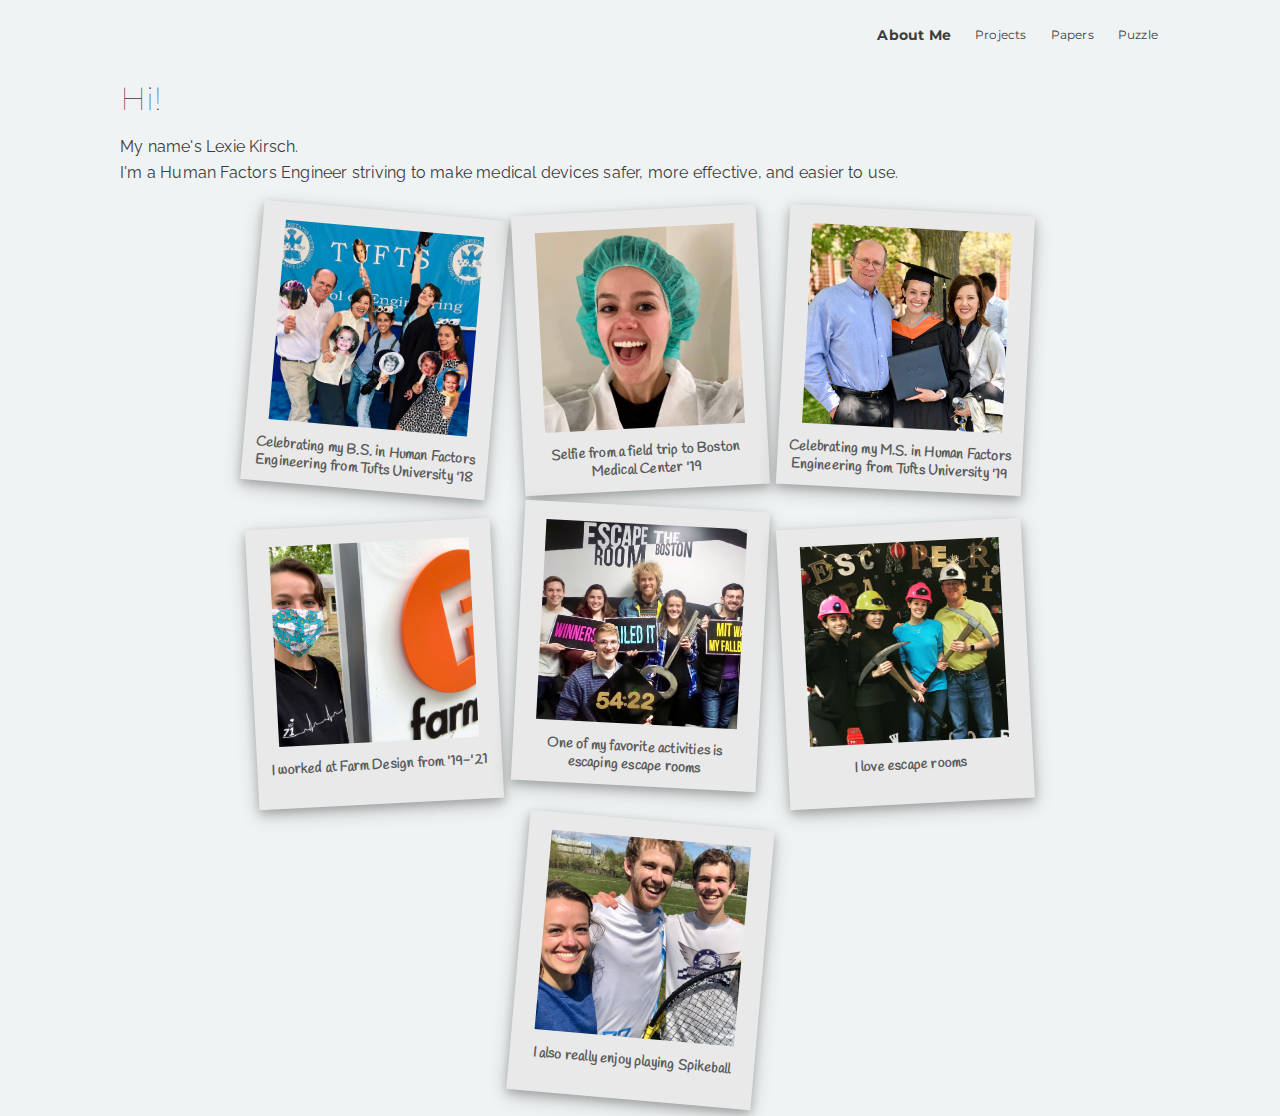
<file: index.html>
<!DOCTYPE html>

<html> 

<head>
	<title>Lexie Kirsch</title>
	<link rel="stylesheet" type="text/css" href="style.css">
	<link rel="stylesheet" href="https://fonts.googleapis.com/css2?family=Raleway&amp;family=Montserrat&amp;family=Handlee">
</head>

<body>
	<div class="navbar">
		<a href="puzzle.html">Puzzle</a>
		<a href="papers.html">Papers</a>
		<a href="projects.html">Projects</a>
		<a class="active" href="index.html">About Me</a>
	</div>

	<h1>Hi!</h1>
		<p>My name's Lexie Kirsch.<br>I'm a Human Factors Engineer striving to make medical devices safer, more effective, and easier to use.</p>

	<div class="centered">
		<div class="polaroid" id="rotate1">
			<img src="images/graduation-BS.jpeg">
			<p>Celebrating my B.S. in Human Factors Engineering from Tufts University '18</p>
		</div>

		<div class="polaroid" id="rotate2">
			<img src="images/scrubs.jpeg">
			<p>Selfie from a field trip to Boston Medical Center '19</p>
		</div>

		<div class="polaroid" id="rotate3">
			<img src="images/graduation-MS.jpeg">
			<p>Celebrating my M.S. in Human Factors Engineering from Tufts University '19</p>
		</div>

		<div class="polaroid" id="rotate2">
			<img src="images/farm.jpeg">
			<p>I worked at Farm Design from '19-'21</p>
		</div>

		<div class="polaroid" id="rotate3">
			<img src="images/escaperoom1.jpeg">
			<p>One of my favorite activities is escaping escape rooms</p>
		</div>

		<div class="polaroid" id="rotate2">
			<img src="images/escaperoom2.jpeg">
			<p>I love escape rooms</p>
		</div>

		<div class="polaroid" id="rotate1">
			<img src="images/spikeball.jpeg">
			<p>I also really enjoy playing Spikeball</p>
		</div>
	</div>

</body>

</html>
</file>
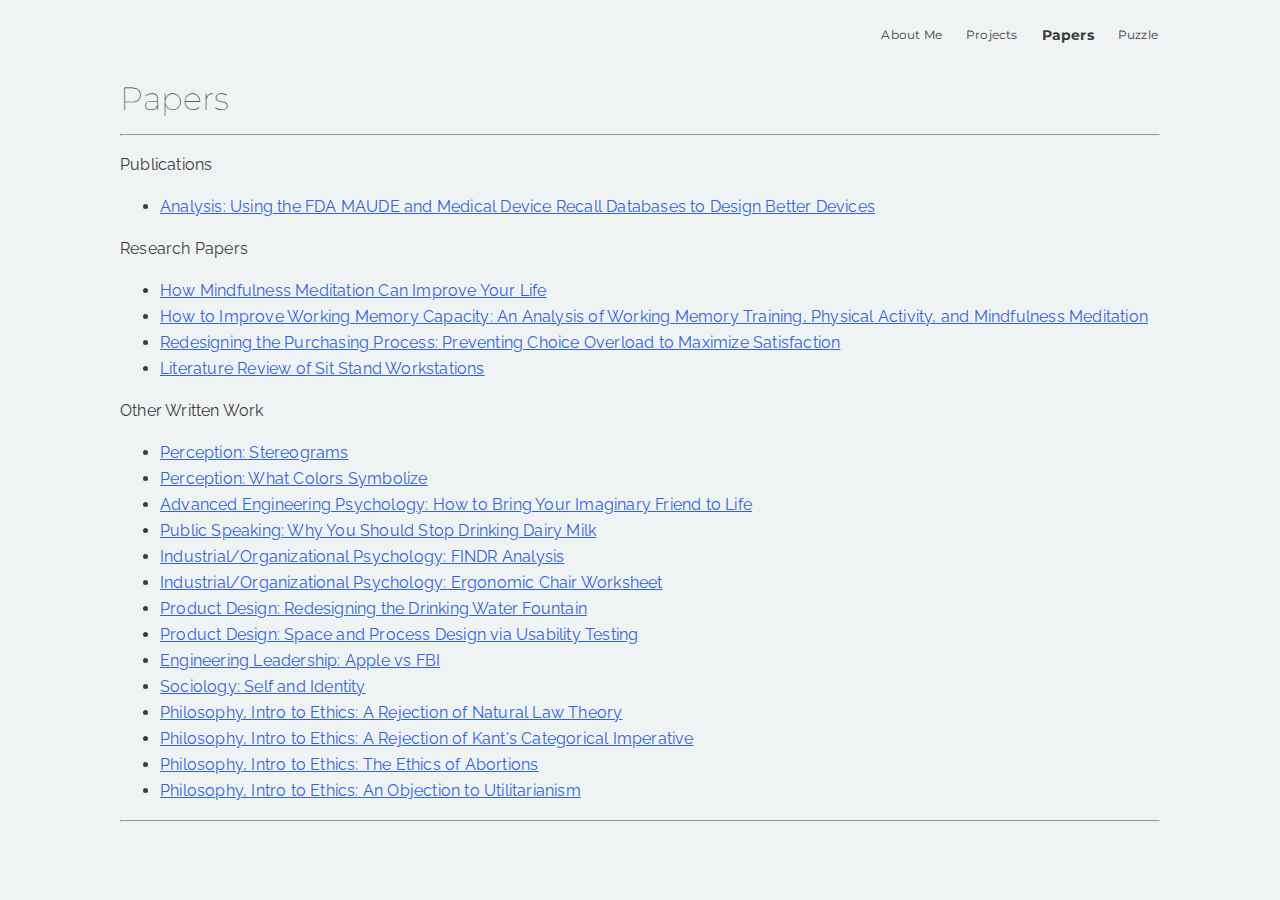
<file: papers.html>
<!DOCTYPE html>

<html> 

<head>
	<title>Lexie Kirsch</title>
	<link rel="stylesheet" type="text/css" href="style.css">
	<link rel="stylesheet" href="https://fonts.googleapis.com/css2?family=Raleway&amp;family=Montserrat&amp;family=Handlee">
</head>

<body>

	<div class="navbar">
		<a href="puzzle.html">Puzzle</a>
		<a class="active" href="papers.html">Papers</a>
		<a href="projects.html">Projects</a>
		<a href="index.html">About Me</a>
	</div>

	<h1>Papers</h1>
	<hr>
		<p>Publications</p>
		<ul>
			<li><a href="https://doi.org/10.2345/0899-8205-54.3.178" target="_blank">Analysis: Using the FDA MAUDE and Medical Device Recall Databases to Design Better Devices</a></li>
		</ul>
		<p>Research Papers</p>
		<ul>
			<li><a href="Tufts/Senior/mindfulness.pdf" target="_blank">How Mindfulness Meditation Can Improve Your Life</a></li>
			<li><a href="Tufts/Senior/wmc.pdf" target="_blank">How to Improve Working Memory Capacity: An Analysis of Working Memory Training, Physical Activity, and Mindfulness Meditation</a></li>
			<li><a href="Tufts/Junior/choice-overload.pdf" target="_blank">Redesigning the Purchasing Process: Preventing Choice Overload to Maximize Satisfaction</a></li>
			<li><a href="Tufts/Sophomore/Sit-stand-station.pdf" target="_blank">Literature Review of Sit Stand Workstations</a></li>	
		</ul>

		<p>Other Written Work</p>
		<ul>
			<li><a href="Tufts/Senior/stereograms.pdf" target="_blank">Perception: Stereograms</a></li>
			<li><a href="Tufts/Senior/colors.pdf" target="_blank">Perception: What Colors Symbolize</a></li>
			<li><a href="Tufts/Senior/imaginaryfriend.pdf" target="_blank">Advanced Engineering Psychology: How to Bring Your Imaginary Friend to Life</a></li>
			<li><a href="Tufts/Junior/dairy-milk.pdf" target="_blank">Public Speaking: Why You Should Stop Drinking Dairy Milk</a></li>
			<li><a href="Tufts/Junior/iopsych.pdf" target="_blank">Industrial/Organizational Psychology: FINDR Analysis</a></li>
			<li><a href="Tufts/Junior/ergochair.pdf" target="_blank">Industrial/Organizational Psychology: Ergonomic Chair Worksheet</a></li>
			<li><a href="Tufts/Junior/water-fountain.pdf" target="_blank">Product Design: Redesigning the Drinking Water Fountain</a></li>
			<li><a href="Tufts/Junior/usability.pdf" target="_blank">Product Design: Space and Process Design via Usability Testing</a></li>
			<li><a href="Tufts/Sophomore/ApplevFBI.pdf" target="_blank">Engineering Leadership: Apple vs FBI</a></li>
			<li><a href="Tufts/Sophomore/SOC.pdf" target="_blank">Sociology: Self and Identity</a></li>
			<li><a href="Tufts/Freshman/PHIL-NLT.pdf" target="_blank">Philosophy, Intro to Ethics: A Rejection of Natural Law Theory</a></li>
			<li><a href="Tufts/Freshman/PHIL-Kant.pdf" target="_blank">Philosophy, Intro to Ethics: A Rejection of Kant's Categorical Imperative</a></li>
			<li><a href="Tufts/Freshman/PHIL-Abortion.pdf" target="_blank">Philosophy, Intro to Ethics: The Ethics of Abortions</a></li>
			<li><a href="Tufts/Freshman/PHIL-Utilitarianism.pdf" target="_blank">Philosophy, Intro to Ethics: An Objection to Utilitarianism</a></li>
		</ul>
	<hr>

</body>

</html>
</file>
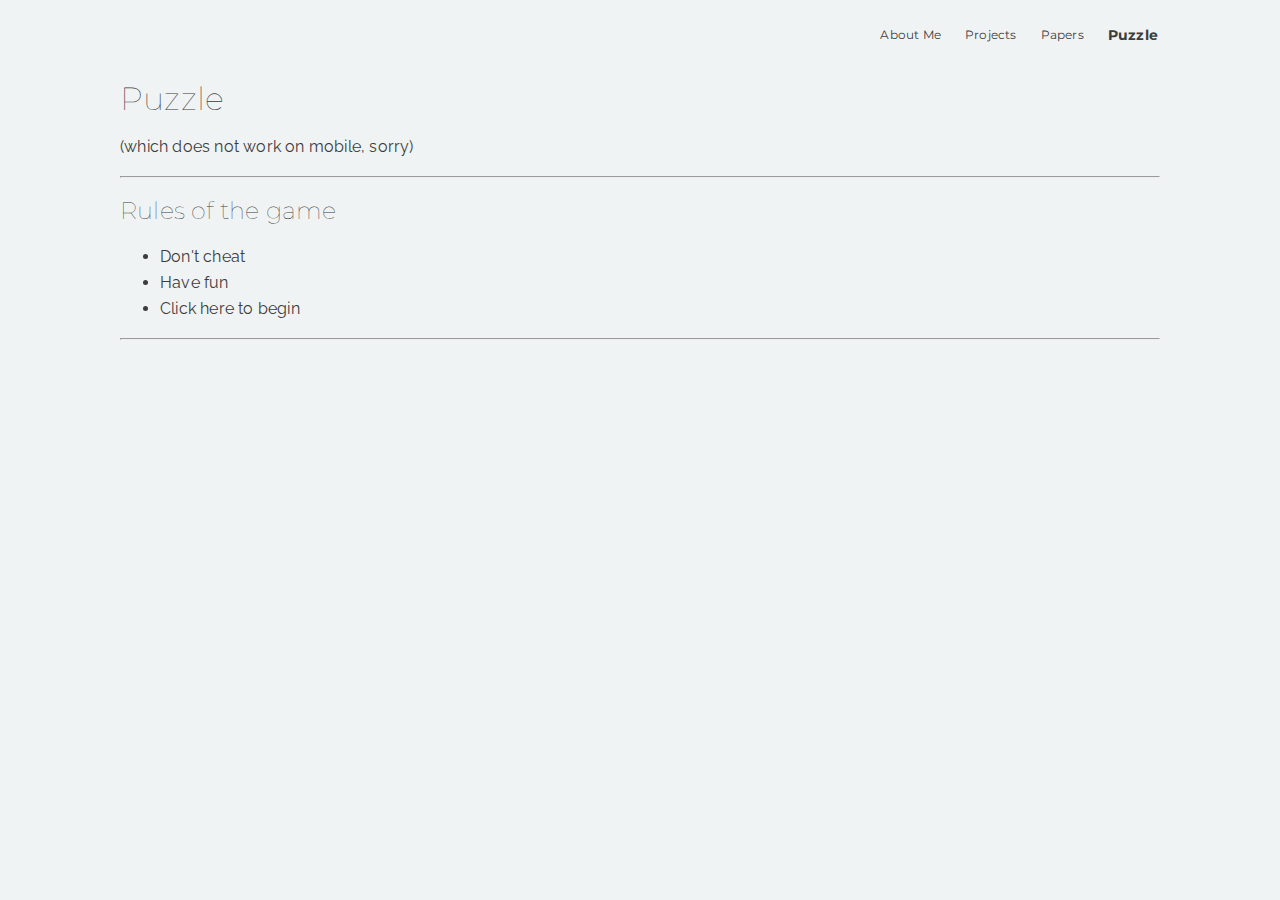
<file: puzzle.html>
<!DOCTYPE html>

<html> 

<head>
	<title>Puzzle</title>
	<link rel="stylesheet" type="text/css" href="style.css">
	<link rel="stylesheet" href="https://fonts.googleapis.com/css2?family=Raleway&amp;family=Montserrat&amp;family=Handlee">
</head>

<body>

	<div class="navbar">
		<a class="active" href="puzzle.html">Puzzle</a>
		<a href="papers.html">Papers</a>
		<a href="projects.html">Projects</a>
		<a href="index.html">About Me</a>
	</div>

	<h1>Puzzle</h1>
	<p>(which does not work on mobile, sorry)</p>
	<hr>
	<div class="puzzle">
	<div id="intro">
		<h2>Rules of the game</h2>
			<ul>
				<li>Don't cheat</li>
				<li>Have fun</li>
				<li>Click <a onclick="openP1()">here</a> to begin</li>
			</ul>
		<hr>
	</div>

	<div id="puzzle1" hidden>
		<h2>Puzzle 1</h2>
			<p>Click the <a id="hint1" onmouseover="hintP1()" onmouseout="nohintP1()">right</a> 
				<a id="num1" onmouseover="boldnum1()" onmouseout="unboldnum1()">one</a>:</p><br>
			<button>First</button>
			<button>Second</button>
			<button>Third</button>
			<button>Fourth</button>
			<button onclick="openP2()">Fifth</button>
		<hr>
	</div>

	<div id="puzzle2" hidden>
		<h2>Puzzle 2</h2>
			<p>Fit <text id="ninepigs" ondragstart="dragStart(event)" draggable="true">nine pigs</text> into <a id="num2" onmouseover="boldnum2()" onmouseout="unboldnum2()">eight</a> pig pens</p><br>
			<img class="pig" id="pig1" src="puzzle/pig.png" ondragstart="dragStart(event)" draggable="true">
			<img class="pig" id="pig2" src="puzzle/pig.png" ondragstart="dragStart(event)" draggable="true">
			<img class="pig" id="pig3" src="puzzle/pig.png" ondragstart="dragStart(event)" draggable="true">
			<img class="pig" id="pig4" src="puzzle/pig.png" ondragstart="dragStart(event)" draggable="true">
			<img class="pig" id="pig5" src="puzzle/pig.png" ondragstart="dragStart(event)" draggable="true">
			<img class="pig" id="pig6" src="puzzle/pig.png" ondragstart="dragStart(event)" draggable="true">
			<img class="pig" id="pig7" src="puzzle/pig.png" ondragstart="dragStart(event)" draggable="true">
			<img class="pig" id="pig8" src="puzzle/pig.png" ondragstart="dragStart(event)" draggable="true">
			<img class="pig" id="pig9" src="puzzle/pig.png" ondragstart="dragStart(event)" draggable="true">
			<br><br><br>
			<div class="pen" id="pigpen1" ondrop="drop(event)" ondragover="allowDrop(event)"><p id="pen1"></p></div>
			<div class="pen" id="pigpen2"ondrop="drop(event)" ondragover="allowDrop(event)"><p id="pen2"></p></div>
			<div class="pen" id="pigpen3" ondrop="drop(event)" ondragover="allowDrop(event)"><p id="pen3"></p></div>
			<div class="pen" id="pigpen4" ondrop="drop(event)" ondragover="allowDrop(event)"><p id="pen4"></p></div>
			<br><br><br>
			<div class="pen" id="pigpen5" ondrop="drop(event)" ondragover="allowDrop(event)"><p id="pen5"></p></div>
			<div class="pen" id="pigpen6" ondrop="drop(event)" ondragover="allowDrop(event)"><p id="pen6"></p></div>
			<div class="pen" id="pigpen7" ondrop="drop(event)" ondragover="allowDrop(event)"><p id="pen7"></p></div>
			<div class="pen" id="pigpen8" ondrop="drop(event)" ondragover="allowDrop(event)"><p id="pen8"></p></div>
			<br><br><br><br>
		<hr>
	</div>

	<div id="puzzle3" hidden>
		<h2>Puzzle 3</h2>
			<p>You've made such progress! Time to crack puzzle <a id="num3" onmouseover="boldnum3()" onmouseout="unboldnum3()">three</a>.</p><br>
			<img class="egg" id="egg1" src="puzzle/egg1.png" ondblclick="crackEgg1()">
			<img class="egg" id="egg2" src="puzzle/egg2.png" hidden ondblclick="crackEgg2()">
			<img class="egg" id="egg3" src="puzzle/egg3.png" hidden ondblclick="crackEgg3()">
			<img class="egg" id="egg4" src="puzzle/egg4.png" hidden>			
		<hr>
	</div>
	
	<div id="puzzle4" hidden>
		<h2>Puzzle 4</h2>
			<p>I like a house with <i>small windows</i>... Select the home that's right for me.</p>
			<picture>
				<source srcset="puzzle/house1.jpg" media="(max-width: 600px)">
				<source srcset="puzzle/house2.jpg" media="(max-width: 1100px)">
				<source srcset="puzzle/house3.jpg" media="(max-width: 3000px)">
				<img onclick="openP5()" class="house" src="house2.jpg">
			</picture>
			<p id="hint4"></p>
		<hr>
	</div>

	<div id="puzzle5" hidden>
		<h2><a id="hint5" onmouseover="openhint5()" onmouseout="closehint5()">Puzzle 5</a></h2>
			<p>Type in the code:</p>
			<input type="text" id="key" class="entry-box" value="" placeholder="???">
			<button onclick="keycode()">Enter</button>
			<p id="help5"></p>
		<hr>
	</div>

	<div id="end" hidden>
		<h2>Congrats! You did it!</h2>
		<img src="puzzle/celebrate.gif">
	</div>

	</div>

</body>

<script>
	function openP1()   { document.getElementById("puzzle1").removeAttribute("hidden"); }
	
	// PUZZLE 1
	function boldnum1()   { document.getElementById("num1").style.fontWeight = "bold"; }
	function unboldnum1() { document.getElementById("num1").style.fontWeight = "normal"; }
	function hintP1()   { document.getElementById("hint1").innerHTML = "rightmost"; }
	function nohintP1() { document.getElementById("hint1").innerHTML = "right"; }
    function openP2()   { document.getElementById("puzzle2").removeAttribute("hidden"); }
    
    // PUZZLE 2
    function boldnum2()   { document.getElementById("num2").style.fontWeight = "bold"; }
	function unboldnum2() { document.getElementById("num2").style.fontWeight = "normal"; }
    function dragStart(event) { event.dataTransfer.setData("Text", event.target.id); }
    function allowDrop(event) { event.preventDefault(); }
    function drop(event) {
    	event.preventDefault();
    	var data = event.dataTransfer.getData("Text");
    	if (event.target.childNodes.length == 1) { // "empty" pen
    		event.target.appendChild(document.getElementById(data));
    	}
    	if (data == "ninepigs") { 
    		for (i=1; i < 9; i++) {
    			var pens = document.getElementById("pigpen" + [i]);
    			if (pens.childNodes[1] != null) { pens.removeChild(pens.childNodes[1]); }
    		}
    		document.getElementById("pen1").innerHTML = "N";
    		document.getElementById("pen2").innerHTML = "I";
    		document.getElementById("pen3").innerHTML = "N";
    		document.getElementById("pen4").innerHTML = "E";
    		document.getElementById("pen5").innerHTML = "P";
    		document.getElementById("pen6").innerHTML = "I";
    		document.getElementById("pen7").innerHTML = "G";
    		document.getElementById("pen8").innerHTML = "S";
    		document.getElementById("puzzle3").removeAttribute("hidden"); 
    	}
    }

   	// PUZZLE 3
   	function boldnum3()   { document.getElementById("num3").style.fontWeight = "bold"; }
	function unboldnum3() { document.getElementById("num3").style.fontWeight = "normal"; }
   	function crackEgg1(){
   		document.getElementById("egg1").style.display = "none";
   		document.getElementById("egg2").removeAttribute("hidden");
   	}
   	function crackEgg2(){
   		document.getElementById("egg2").style.display = "none";
   		document.getElementById("egg3").removeAttribute("hidden");
   	}
   	function crackEgg3(){
   		document.getElementById("egg3").style.display = "none";
   		document.getElementById("egg4").removeAttribute("hidden");
   		document.getElementById("puzzle4").removeAttribute("hidden");
   	}

    // PUZZLE 4
    function openP5() {
    	if (window.innerWidth < 600) { 
    		document.getElementById("puzzle5").removeAttribute("hidden"); 
    	}
    	else {
    		document.getElementById("hint4").innerHTML = "Hint: try making the house smaller..."
    	}
    }

    // PUZZLE 5
    function openhint5() {
    	document.getElementById("hint5").innerHTML = "Hint: look for clues in puzzle messages";
    }
    function closehint5() {
    	document.getElementById("hint5").innerHTML = "Puzzle 5";
    }
    function keycode() {
    	var ans = document.getElementById("key").value;
    	if (ans == 183 || ans == "one eight three") {
    		document.getElementById("help5").innerHTML = "";
    		document.getElementById("end").removeAttribute("hidden");
    	}
    	else {
    		document.getElementById("help5").innerHTML = "Try again.";
    	}
    }

</script>
</html>
</file>
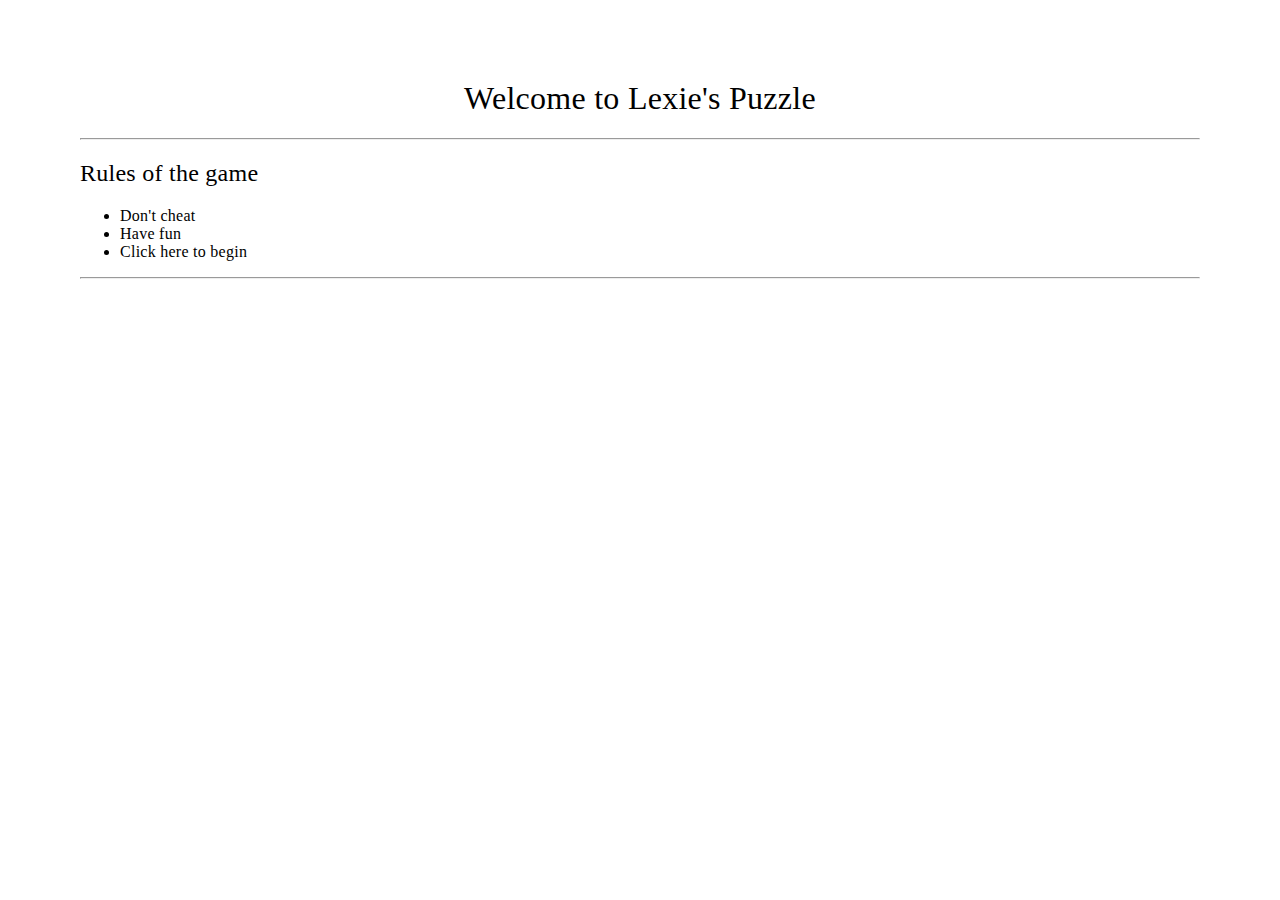
<file: puzzle/puzzle.html>
<!DOCTYPE html>

<html> 

<head>
	<title>Puzzle</title>
	<link rel="stylesheet" type="text/css" href="puzzle-style.css">
</head>

<meta name="viewport" content="width=device-width, initial-scale=1.0">

<body>

	<h1>Welcome to Lexie's Puzzle</h1>
	<hr>

	<div id="intro">
		<h2>Rules of the game</h2>
			<ul>
				<li>Don't cheat</li>
				<li>Have fun</li>
				<li>Click <a onclick="openP1()">here</a> to begin</li>
			</ul>
		<hr>
	</div>

	<div id="puzzle1" hidden>
		<h2>Puzzle 1</h2>
			<p>Click the <a id="hint1" onmouseover="hintP1()" onmouseout="nohintP1()">right</a> 
				<a id="num1" onmouseover="boldnum1()" onmouseout="unboldnum1()">one</a>:</p><br>
			<button>First</button>
			<button>Second</button>
			<button>Third</button>
			<button>Fourth</button>
			<button onclick="openP2()">Fifth</button>
		<hr>
	</div>

	<div id="puzzle2" hidden>
		<h2>Puzzle 2</h2>
			<p>Fit <text id="ninepigs" ondragstart="dragStart(event)" draggable="true">nine pigs</text> into <a id="num2" onmouseover="boldnum2()" onmouseout="unboldnum2()">eight</a> pig pens</p><br>
			<img class="pig" id="pig1" src="pig.png" ondragstart="dragStart(event)" draggable="true">
			<img class="pig" id="pig2" src="pig.png" ondragstart="dragStart(event)" draggable="true">
			<img class="pig" id="pig3" src="pig.png" ondragstart="dragStart(event)" draggable="true">
			<img class="pig" id="pig4" src="pig.png" ondragstart="dragStart(event)" draggable="true">
			<img class="pig" id="pig5" src="pig.png" ondragstart="dragStart(event)" draggable="true">
			<img class="pig" id="pig6" src="pig.png" ondragstart="dragStart(event)" draggable="true">
			<img class="pig" id="pig7" src="pig.png" ondragstart="dragStart(event)" draggable="true">
			<img class="pig" id="pig8" src="pig.png" ondragstart="dragStart(event)" draggable="true">
			<img class="pig" id="pig9" src="pig.png" ondragstart="dragStart(event)" draggable="true">
			<br><br><br>
			<div class="pen" id="pigpen1" ondrop="drop(event)" ondragover="allowDrop(event)"><p id="pen1"></p></div>
			<div class="pen" id="pigpen2"ondrop="drop(event)" ondragover="allowDrop(event)"><p id="pen2"></p></div>
			<div class="pen" id="pigpen3" ondrop="drop(event)" ondragover="allowDrop(event)"><p id="pen3"></p></div>
			<div class="pen" id="pigpen4" ondrop="drop(event)" ondragover="allowDrop(event)"><p id="pen4"></p></div>
			<br><br><br>
			<div class="pen" id="pigpen5" ondrop="drop(event)" ondragover="allowDrop(event)"><p id="pen5"></p></div>
			<div class="pen" id="pigpen6" ondrop="drop(event)" ondragover="allowDrop(event)"><p id="pen6"></p></div>
			<div class="pen" id="pigpen7" ondrop="drop(event)" ondragover="allowDrop(event)"><p id="pen7"></p></div>
			<div class="pen" id="pigpen8" ondrop="drop(event)" ondragover="allowDrop(event)"><p id="pen8"></p></div>
			<br><br><br><br>
		<hr>
	</div>

	<div id="puzzle3" hidden>
		<h2>Puzzle 3</h2>
			<p>You've made such progress! Time to crack puzzle <a id="num3" onmouseover="boldnum3()" onmouseout="unboldnum3()">three</a>.</p><br>
			<img class="egg" id="egg1" src="egg1.png" ondblclick="crackEgg1()">
			<img class="egg" id="egg2" src="egg2.png" hidden ondblclick="crackEgg2()">
			<img class="egg" id="egg3" src="egg3.png" hidden ondblclick="crackEgg3()">
			<img class="egg" id="egg4" src="egg4.png" hidden>			
		<hr>
	</div>
	
	<div id="puzzle4" hidden>
		<h2>Puzzle 4</h2>
			<p>I like a house with <i>small windows</i>... Select the home that's right for me.</p>
			<picture>
				<source srcset="house1.jpg" media="(max-width: 600px)">
				<source srcset="house2.jpg" media="(max-width: 1100px)">
				<source srcset="house3.jpg" media="(max-width: 1500px)">
				<img onclick="openP5()" class="house" src="house2.jpg">
			</picture>
			<p id="hint4"></p>
		<hr>
	</div>

	<div id="puzzle5" hidden>
		<h2><a id="hint5" onmouseover="openhint5()" onmouseout="closehint5()">Puzzle 5</a></h2>
			<p>Type in the code:</p>
			<input type="text" id="key" class="entry-box" value="" placeholder="???">
			<button onclick="keycode()">Enter</button>
			<p id="help5"></p>
		<hr>
	</div>

	<div id="end" hidden>
		<h2>Congrats! You did it!</h2>
		<img src="celebrate.gif">
	</div>

</body>

<script>
	function openP1()   { document.getElementById("puzzle1").removeAttribute("hidden"); }
	
	// PUZZLE 1
	function boldnum1()   { document.getElementById("num1").style.fontWeight = "bold"; }
	function unboldnum1() { document.getElementById("num1").style.fontWeight = "normal"; }
	function hintP1()   { document.getElementById("hint1").innerHTML = "rightmost"; }
	function nohintP1() { document.getElementById("hint1").innerHTML = "right"; }
    function openP2()   { document.getElementById("puzzle2").removeAttribute("hidden"); }
    
    // PUZZLE 2
    function boldnum2()   { document.getElementById("num2").style.fontWeight = "bold"; }
	function unboldnum2() { document.getElementById("num2").style.fontWeight = "normal"; }
    function dragStart(event) { event.dataTransfer.setData("Text", event.target.id); }
    function allowDrop(event) { event.preventDefault(); }
    function drop(event) {
    	event.preventDefault();
    	var data = event.dataTransfer.getData("Text");
    	if (event.target.childNodes.length == 1) { // "empty" pen
    		event.target.appendChild(document.getElementById(data));
    	}
    	if (data == "ninepigs") { 
    		for (i=1; i < 9; i++) {
    			var pens = document.getElementById("pigpen" + [i]);
    			if (pens.childNodes[1] != null) { pens.removeChild(pens.childNodes[1]); }
    		}
    		document.getElementById("pen1").innerHTML = "N";
    		document.getElementById("pen2").innerHTML = "I";
    		document.getElementById("pen3").innerHTML = "N";
    		document.getElementById("pen4").innerHTML = "E";
    		document.getElementById("pen5").innerHTML = "P";
    		document.getElementById("pen6").innerHTML = "I";
    		document.getElementById("pen7").innerHTML = "G";
    		document.getElementById("pen8").innerHTML = "S";
    		document.getElementById("puzzle3").removeAttribute("hidden"); 
    	}
    }

   	// PUZZLE 3
   	function boldnum3()   { document.getElementById("num3").style.fontWeight = "bold"; }
	function unboldnum3() { document.getElementById("num3").style.fontWeight = "normal"; }
   	function crackEgg1(){
   		document.getElementById("egg1").style.display = "none";
   		document.getElementById("egg2").removeAttribute("hidden");
   	}
   	function crackEgg2(){
   		document.getElementById("egg2").style.display = "none";
   		document.getElementById("egg3").removeAttribute("hidden");
   	}
   	function crackEgg3(){
   		document.getElementById("egg3").style.display = "none";
   		document.getElementById("egg4").removeAttribute("hidden");
   		document.getElementById("puzzle4").removeAttribute("hidden");
   	}

    // PUZZLE 4
    function openP5() {
    	if (window.innerWidth < 600) { 
    		document.getElementById("puzzle5").removeAttribute("hidden"); 
    	}
    	else {
    		document.getElementById("hint4").innerHTML = "Hint: try making the house smaller..."
    	}
    }

    // PUZZLE 5
    function openhint5() {
    	document.getElementById("hint5").innerHTML = "Hint: look for clues in puzzle messages";
    }
    function closehint5() {
    	document.getElementById("hint5").innerHTML = "Puzzle 5";
    }
    function keycode() {
    	var ans = document.getElementById("key").value;
    	if (ans == 183 || ans == "one eight three") {
    		document.getElementById("help5").innerHTML = "";
    		document.getElementById("end").removeAttribute("hidden");
    	}
    	else {
    		document.getElementById("help5").innerHTML = "Try again.";
    	}
    }

</script>
</html>
</file>
<file: style.css>
/* STYLE.CSS */

:root {
	--main-header-font: "Montserrat", "Avenir", sans-serif;
	--main-text-font: "Raleway", "Avenir", sans-serif;
	--main-text-color: #3c3c3c;
	--main-blue-color: #3064D8;
	--main-pink-color: #FF69B4;
}
body {
	background-color: #f0f3f3;
	font-family: var(--main-text-font);
	letter-spacing: 0.2px;
	font-size: 16px;
	line-height: 26px;
	color: var(--main-text-color);
	margin-left: 120px;
	margin-right: 120px;
}
h1 {
	padding-top: 5px;
}
h1, h2, h3 {
	font-family: var(--main-header-font);
	font-weight: lighter;
}
img, iframe {
	height: 200px;
}
img, video {
	padding: 5px;
	border-radius: 10px;
}
video {
	height: 200px;
}
iframe {
	width: 200px;
}
a {
	color: var(--main-blue-color);
}

/* GENERAL CLASSES */
.inline-block { /* for fixed width items like iframes */
	width: 200px;
	display: inline-block;
	padding: 10px;
	text-align: center;
}
.inline-block-free { /* for items w/o fixed width, like videos */
	width: auto;
	display: inline-block;
	padding: 10px;
	text-align: center;
}
.block {
	display: block;
}
.centered {
	margin-left: auto;
	margin-right: auto;
	text-align: center;
	vertical-align: middle;
}

/* NAVIGATION */
.navbar {
	margin: 10px;
	width: 100%;
	overflow: auto;
}
.navbar a {
	float: right;
	padding: 12px;
	font-family: var(--main-header-font);
	color: var(--main-text-color);
	text-decoration: none;
	font-size: 12px;
}
.navbar a:hover {
	text-decoration: underline;
	text-underline-position: under;
}
.navbar .active {
	font-weight: bolder;
	font-size: 14px;
}

/* POLAROIDS */
.polaroid {
	margin: 8px;
	height: 280px;
	width: 245px;
	padding: 8px;
	background-color: #e9e9e9;
	box-sizing: border-box;
	box-shadow: 0 4px 8px 0 rgba(0, 0, 0, 0.2), 0 6px 20px 0 rgba(0, 0, 0, 0.2);
	display: inline-block;
}
.polaroid img {
	display: block;
	margin-left: auto;
	margin-right: auto;
	border-radius: 0px;
	max-width: 100%;
	max-height: 80%;
	padding-top: 10px;
}
.polaroid p {
	font-family: "Handlee", "Avenir", sans-serif;
	font-size: 14px;
	font-weight: bold;
	line-height: 18px;
	color: #2a2b2b;
	text-align: center;
	margin: 10px 2px;
	opacity: 0.75;
}
#rotate1 { transform: rotate(5deg); }
#rotate2 { transform: rotate(-3deg); }
#rotate3 { transform: rotate(3deg); }

/* PUZZLE */
.puzzle a {
	color: var(--main-text-color);
}
.puzzle p {
	margin: 0;
	padding: 0;
	font-family: Avenir;
}
.puzzle button {
	color: var(--main-text-color);
}
.puzzle img {
	border: 0px;
	padding: 0px;
}
.puzzle #intro {
	color: var(--main-text-color);
}
.puzzle .pig {
	width: 80%;
	width: 50px;
	height: 50px;
	float: left;
	border: 0px;
}
.puzzle #ninepigs {
	color: var(--main-pink-color);
	font-weight: bold;
}
.puzzle .pen {
	width: 50px;
	height: 50px;
	border: 1px solid var(--main-text-color);
	float: left;
}
.puzzle .pen p {
	text-align: center;
	font-weight: bold;
	color: var(--main-pink-color);
	line-height: 50px;
}
.puzzle .egg {
	width: 100px;
	height: 100px;
}
.puzzle #egg1 {
	width: 80px;
	padding-left: 10px;
}
.puzzle .house {
	height: auto;
	width: 70%;
}
</file>
<file: puzzle/puzzle-style.css>
/* style.css for puzzle.html */

body {
	font-family: Avenir; 
	margin: 80px;
	letter-spacing: 0.26px;
}

.navbar {
	width: 100%;
	overflow: auto;
}

.navbar a {
	float: right;
	padding: 12px;
	color: black;
	text-decoration: none;
	font-size: 15px;
}

.navbar a:hover {
	text-decoration: underline;
	text-underline-position: under;
}

.active {
	font-weight: bold;
}

h1 {
	text-align: center;
}

h1, h2 {
	font-weight: lighter;
}

a {
	color: black;
}

p {
	margin: 0;
	padding: 0;
}

#intro{
	color: black;
}

.pig {
	width: 50px;
	height: 50px;
	float: left;
	border: 0px;
}

#ninepigs {
	color: pink;
	font-weight: bold;
}

.pen {
	width: 50px;
	height: 50px;
	border: 1px solid #aaaaaa;
	float: left;
}

.pen p {
	text-align: center;
	font-weight: bold;
	color: pink;
	line-height: 50px;
}

.egg {
	width: 100px;
	height: 100px;
}

#egg1 {
	width: 80px;
	padding-left: 10px;
}

.house {
	width: 70%;
}
</file>
